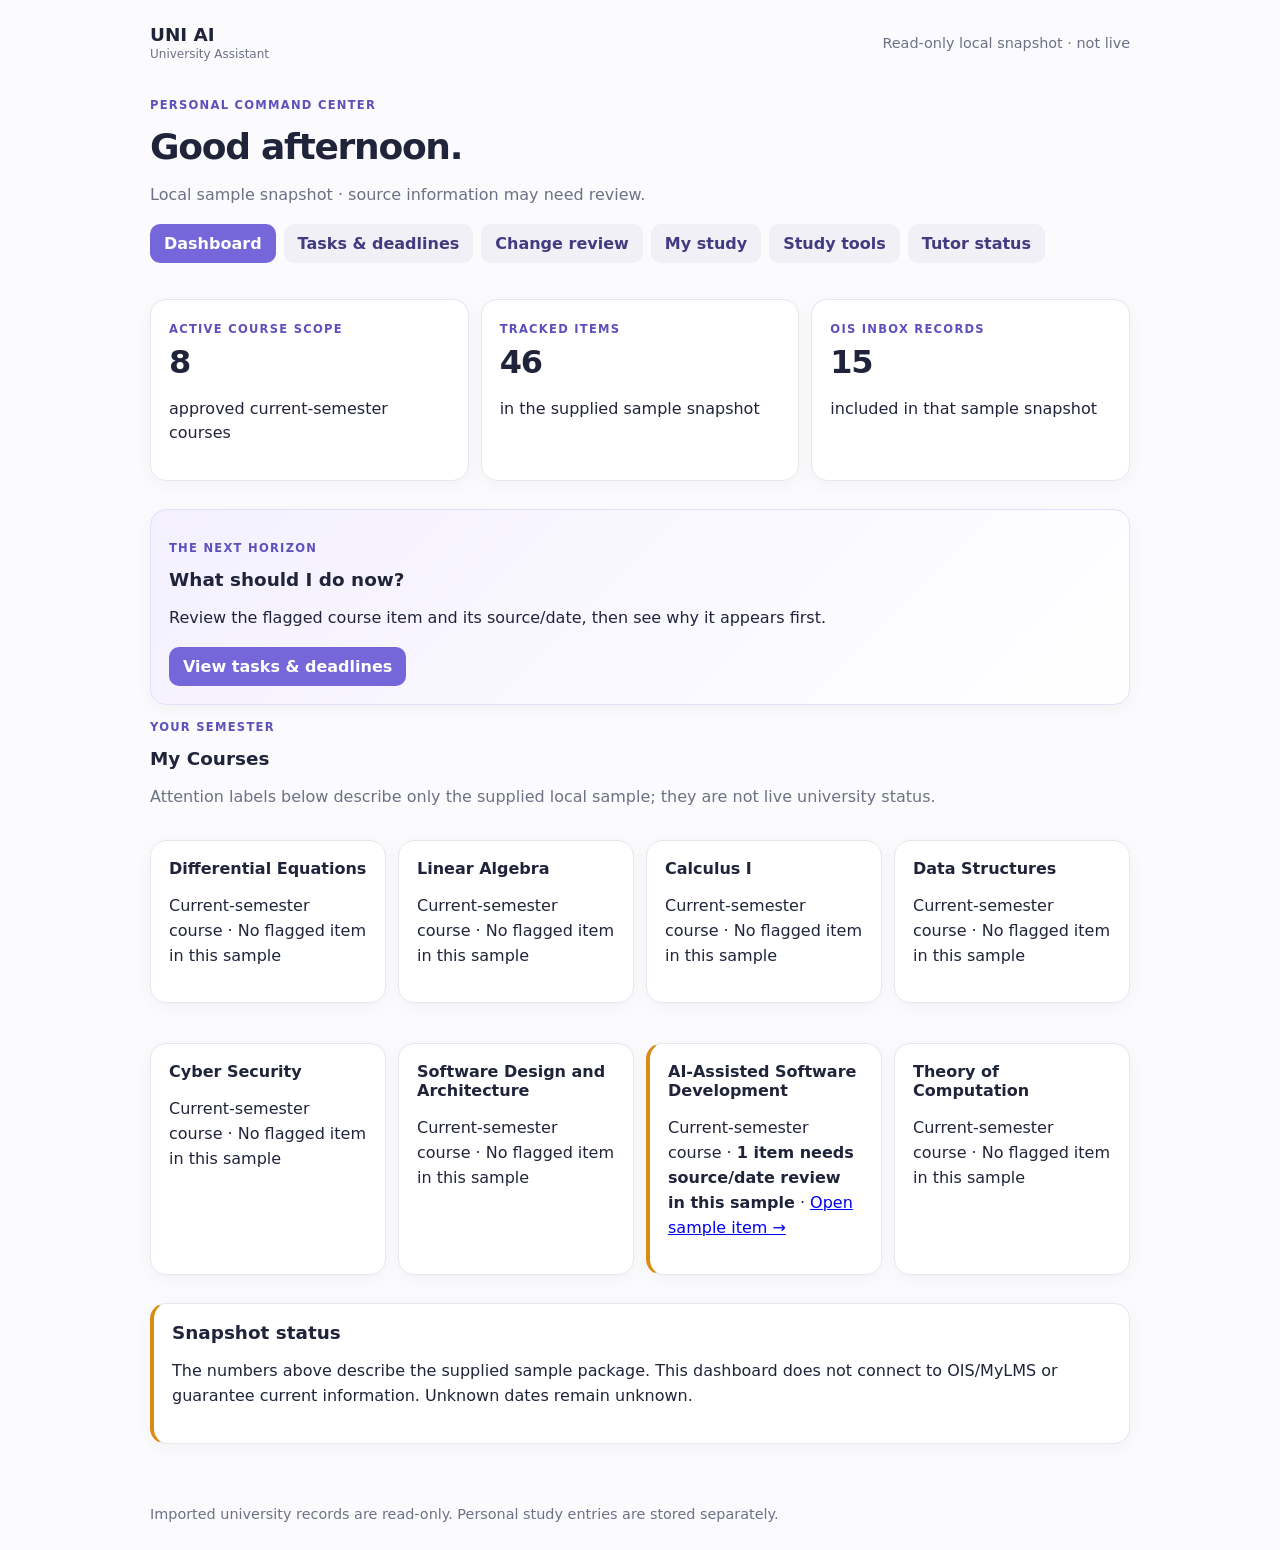
<file: index.html>
<!doctype html>
<html lang="en"><head><meta charset="utf-8"><meta name="viewport" content="width=device-width, initial-scale=1"><title>UNI AI — Dashboard</title><link rel="stylesheet" href="style.css"></head>
<body><!-- serves: REQ-001, REQ-002, REQ-007, REQ-008 -->
<header><a class="brand" href="index.html">UNI AI <span>University Assistant</span></a><span class="status">Read-only local snapshot · not live</span></header>
<main><p class="eyebrow">PERSONAL COMMAND CENTER</p><h1>Good afternoon.</h1><p class="muted">Local sample snapshot · source information may need review.</p>
<nav><a aria-current="page" href="index.html">Dashboard</a><a href="next-actions.html">Tasks &amp; deadlines</a><a href="changes.html">Change review</a><a href="my-study.html">My study</a><a href="study-tools.html">Study tools</a><a href="tutor.html">Tutor status</a></nav>
<section class="grid metrics"><article class="card"><span class="eyebrow">ACTIVE COURSE SCOPE</span><strong class="metric">8</strong><p>approved current-semester courses</p></article><article class="card"><span class="eyebrow">TRACKED ITEMS</span><strong class="metric">46</strong><p>in the supplied sample snapshot</p></article><article class="card"><span class="eyebrow">OIS INBOX RECORDS</span><strong class="metric">15</strong><p>included in that sample snapshot</p></article></section>
<section class="card horizon"><p class="eyebrow">THE NEXT HORIZON</p><h2>What should I do now?</h2><p>Review the flagged course item and its source/date, then see why it appears first.</p><a class="button primary" href="next-actions.html">View tasks &amp; deadlines</a></section>
<section><p class="eyebrow">YOUR SEMESTER</p><h2>My Courses</h2><p class="muted">Attention labels below describe only the supplied local sample; they are not live university status.</p><div class="grid courses">
<article class="card"><h3>Differential Equations</h3><p>Current-semester course · No flagged item in this sample</p></article>
<article class="card"><h3>Linear Algebra</h3><p>Current-semester course · No flagged item in this sample</p></article>
<article class="card"><h3>Calculus I</h3><p>Current-semester course · No flagged item in this sample</p></article>
<article class="card"><h3>Data Structures</h3><p>Current-semester course · No flagged item in this sample</p></article>
<article class="card"><h3>Cyber Security</h3><p>Current-semester course · No flagged item in this sample</p></article>
<article class="card"><h3>Software Design and Architecture</h3><p>Current-semester course · No flagged item in this sample</p></article>
<article class="card warning"><h3>AI-Assisted Software Development</h3><p>Current-semester course · <strong>1 item needs source/date review in this sample</strong> · <a href="course-alpha.html">Open sample item →</a></p></article>
<article class="card"><h3>Theory of Computation</h3><p>Current-semester course · No flagged item in this sample</p></article>
</div></section>
<section class="card warning"><h2>Snapshot status</h2><p>The numbers above describe the supplied sample package. This dashboard does not connect to OIS/MyLMS or guarantee current information. Unknown dates remain unknown.</p></section></main><footer>Imported university records are read-only. Personal study entries are stored separately.</footer></body></html>
</file>
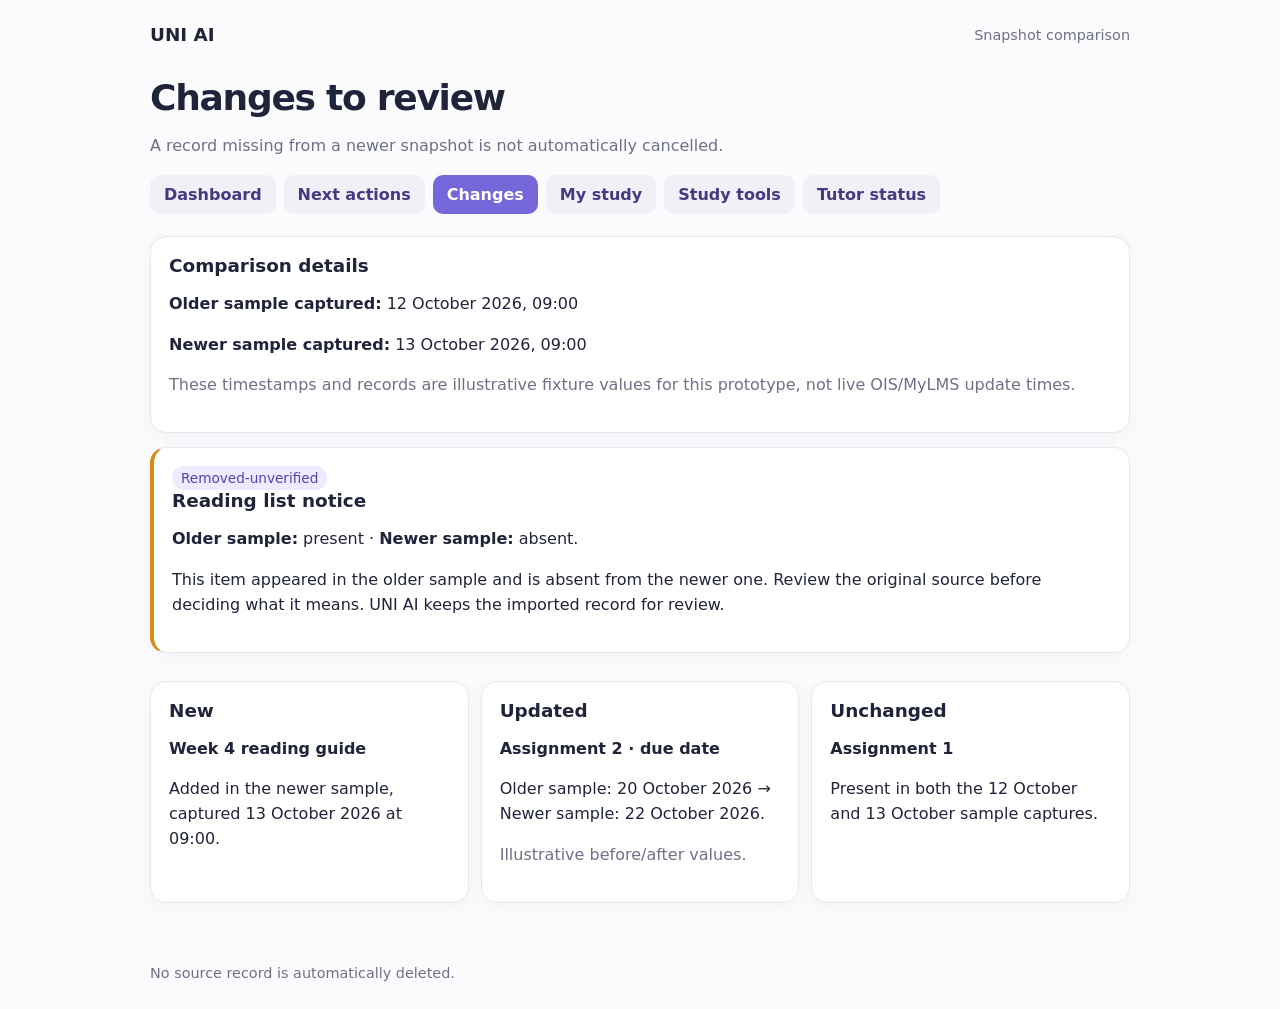
<file: changes.html>
<!doctype html>
<html lang="en"><head><meta charset="utf-8"><meta name="viewport" content="width=device-width, initial-scale=1"><title>UNI AI — Changes</title><link rel="stylesheet" href="style.css"></head>
<body><!-- serves: REQ-004, REQ-008 -->
<header><a class="brand" href="index.html">UNI AI</a><span class="status">Snapshot comparison</span></header><main><h1>Changes to review</h1><p class="muted">A record missing from a newer snapshot is not automatically cancelled.</p>
<nav><a href="index.html">Dashboard</a><a href="next-actions.html">Next actions</a><a aria-current="page" href="changes.html">Changes</a><a href="my-study.html">My study</a><a href="study-tools.html">Study tools</a><a href="tutor.html">Tutor status</a></nav>
<article class="card"><h2>Comparison details</h2><p><strong>Older sample captured:</strong> 12 October 2026, 09:00</p><p><strong>Newer sample captured:</strong> 13 October 2026, 09:00</p><p class="muted">These timestamps and records are illustrative fixture values for this prototype, not live OIS/MyLMS update times.</p></article>
<article class="card warning"><span class="tag">Removed-unverified</span><h2>Reading list notice</h2><p><strong>Older sample:</strong> present · <strong>Newer sample:</strong> absent.</p><p>This item appeared in the older sample and is absent from the newer one. Review the original source before deciding what it means. UNI AI keeps the imported record for review.</p></article>
<section class="grid"><article class="card"><h2>New</h2><p><strong>Week 4 reading guide</strong></p><p>Added in the newer sample, captured 13 October 2026 at 09:00.</p></article><article class="card"><h2>Updated</h2><p><strong>Assignment 2 · due date</strong></p><p>Older sample: 20 October 2026 → Newer sample: 22 October 2026.</p><p class="muted">Illustrative before/after values.</p></article><article class="card"><h2>Unchanged</h2><p><strong>Assignment 1</strong></p><p>Present in both the 12 October and 13 October sample captures.</p></article></section></main><footer>No source record is automatically deleted.</footer></body></html>
</file>
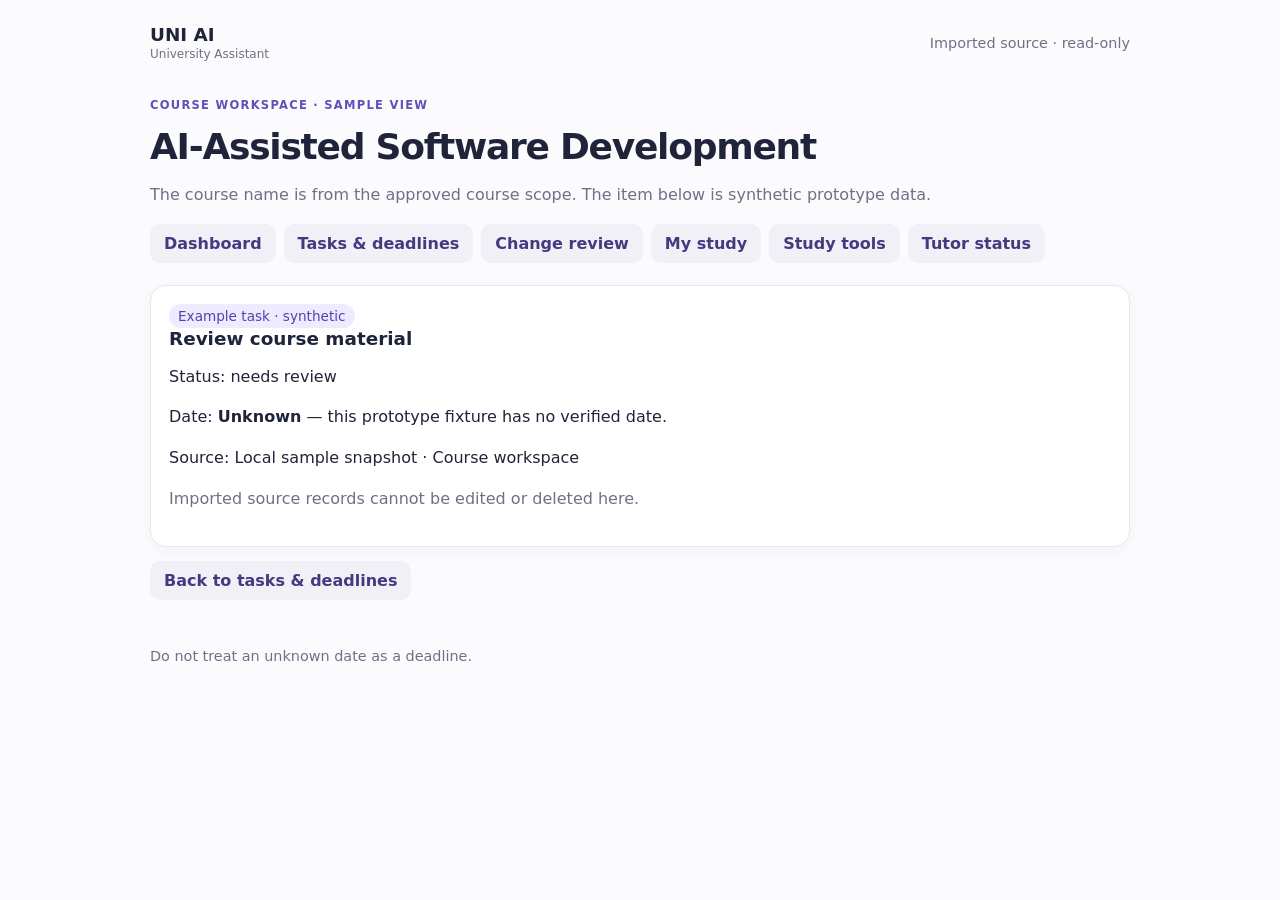
<file: course-alpha.html>
<!doctype html>
<html lang="en"><head><meta charset="utf-8"><meta name="viewport" content="width=device-width, initial-scale=1"><title>UNI AI — Course detail</title><link rel="stylesheet" href="style.css"></head>
<body><!-- serves: REQ-002, REQ-008 -->
<header><a class="brand" href="index.html">UNI AI <span>University Assistant</span></a><span class="status">Imported source · read-only</span></header><main><p class="eyebrow">COURSE WORKSPACE · SAMPLE VIEW</p><h1>AI-Assisted Software Development</h1><p class="muted">The course name is from the approved course scope. The item below is synthetic prototype data.</p>
<nav><a href="index.html">Dashboard</a><a href="next-actions.html">Tasks &amp; deadlines</a><a href="changes.html">Change review</a><a href="my-study.html">My study</a><a href="study-tools.html">Study tools</a><a href="tutor.html">Tutor status</a></nav>
<article class="card"><span class="tag">Example task · synthetic</span><h2>Review course material</h2><p>Status: needs review</p><p>Date: <strong>Unknown</strong> — this prototype fixture has no verified date.</p><p>Source: Local sample snapshot · Course workspace</p><p class="muted">Imported source records cannot be edited or deleted here.</p></article><a class="button" href="next-actions.html">Back to tasks &amp; deadlines</a></main><footer>Do not treat an unknown date as a deadline.</footer></body></html>
</file>
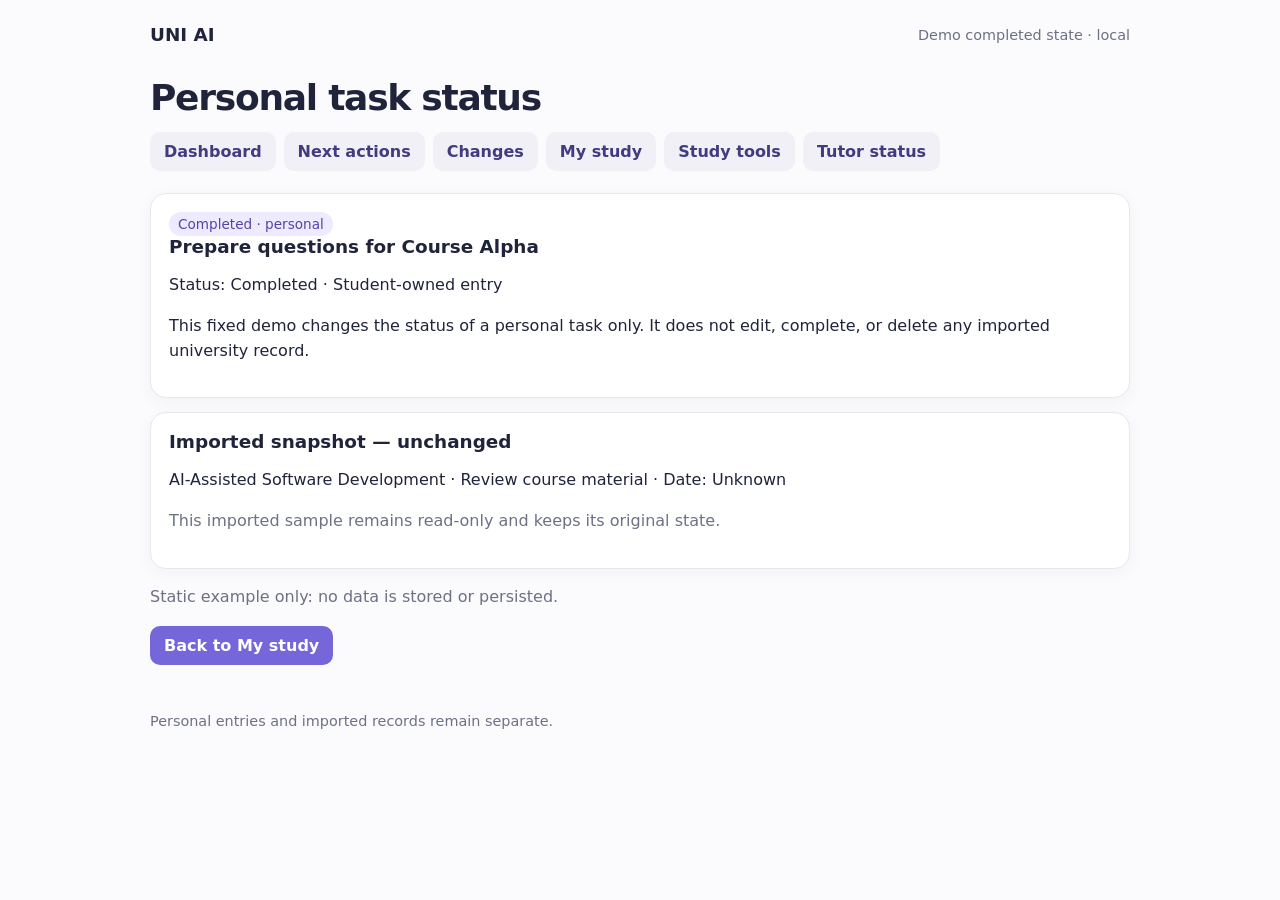
<file: my-study-completed.html>
<!doctype html>
<html lang="en"><head><meta charset="utf-8"><meta name="viewport" content="width=device-width, initial-scale=1"><title>UNI AI — Completed personal task</title><link rel="stylesheet" href="style.css"></head>
<body><!-- serves: REQ-005, REQ-008 -->
<header><a class="brand" href="index.html">UNI AI</a><span class="status">Demo completed state · local</span></header><main><h1>Personal task status</h1>
<nav><a href="index.html">Dashboard</a><a href="next-actions.html">Next actions</a><a href="changes.html">Changes</a><a href="my-study.html">My study</a><a href="study-tools.html">Study tools</a><a href="tutor.html">Tutor status</a></nav>
<article class="card"><span class="tag">Completed · personal</span><h2>Prepare questions for Course Alpha</h2><p>Status: Completed · Student-owned entry</p><p>This fixed demo changes the status of a personal task only. It does not edit, complete, or delete any imported university record.</p></article>
<article class="card"><h2>Imported snapshot — unchanged</h2><p>AI-Assisted Software Development · Review course material · Date: Unknown</p><p class="muted">This imported sample remains read-only and keeps its original state.</p></article>
<p class="muted">Static example only: no data is stored or persisted.</p><a class="button primary" href="my-study.html">Back to My study</a></main><footer>Personal entries and imported records remain separate.</footer></body></html>
</file>
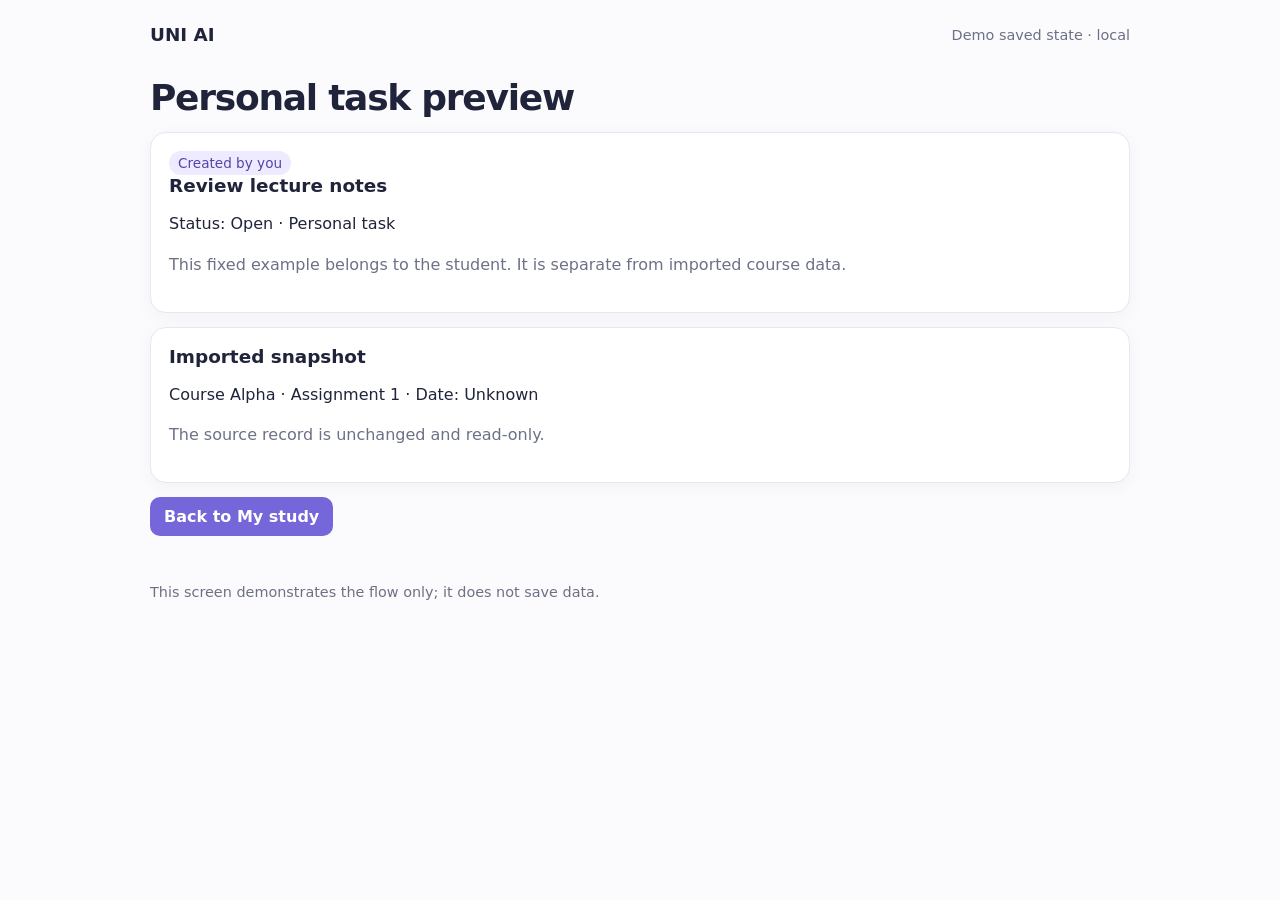
<file: my-study-saved.html>
<!doctype html>
<html lang="en"><head><meta charset="utf-8"><meta name="viewport" content="width=device-width, initial-scale=1"><title>UNI AI — Personal task preview</title><link rel="stylesheet" href="style.css"></head>
<body><!-- serves: REQ-005, REQ-008 -->
<header><a class="brand" href="index.html">UNI AI</a><span class="status">Demo saved state · local</span></header><main><h1>Personal task preview</h1><article class="card"><span class="tag">Created by you</span><h2>Review lecture notes</h2><p>Status: Open · Personal task</p><p class="muted">This fixed example belongs to the student. It is separate from imported course data.</p></article><article class="card"><h2>Imported snapshot</h2><p>Course Alpha · Assignment 1 · Date: Unknown</p><p class="muted">The source record is unchanged and read-only.</p></article><a class="button primary" href="my-study.html">Back to My study</a></main><footer>This screen demonstrates the flow only; it does not save data.</footer></body></html>
</file>
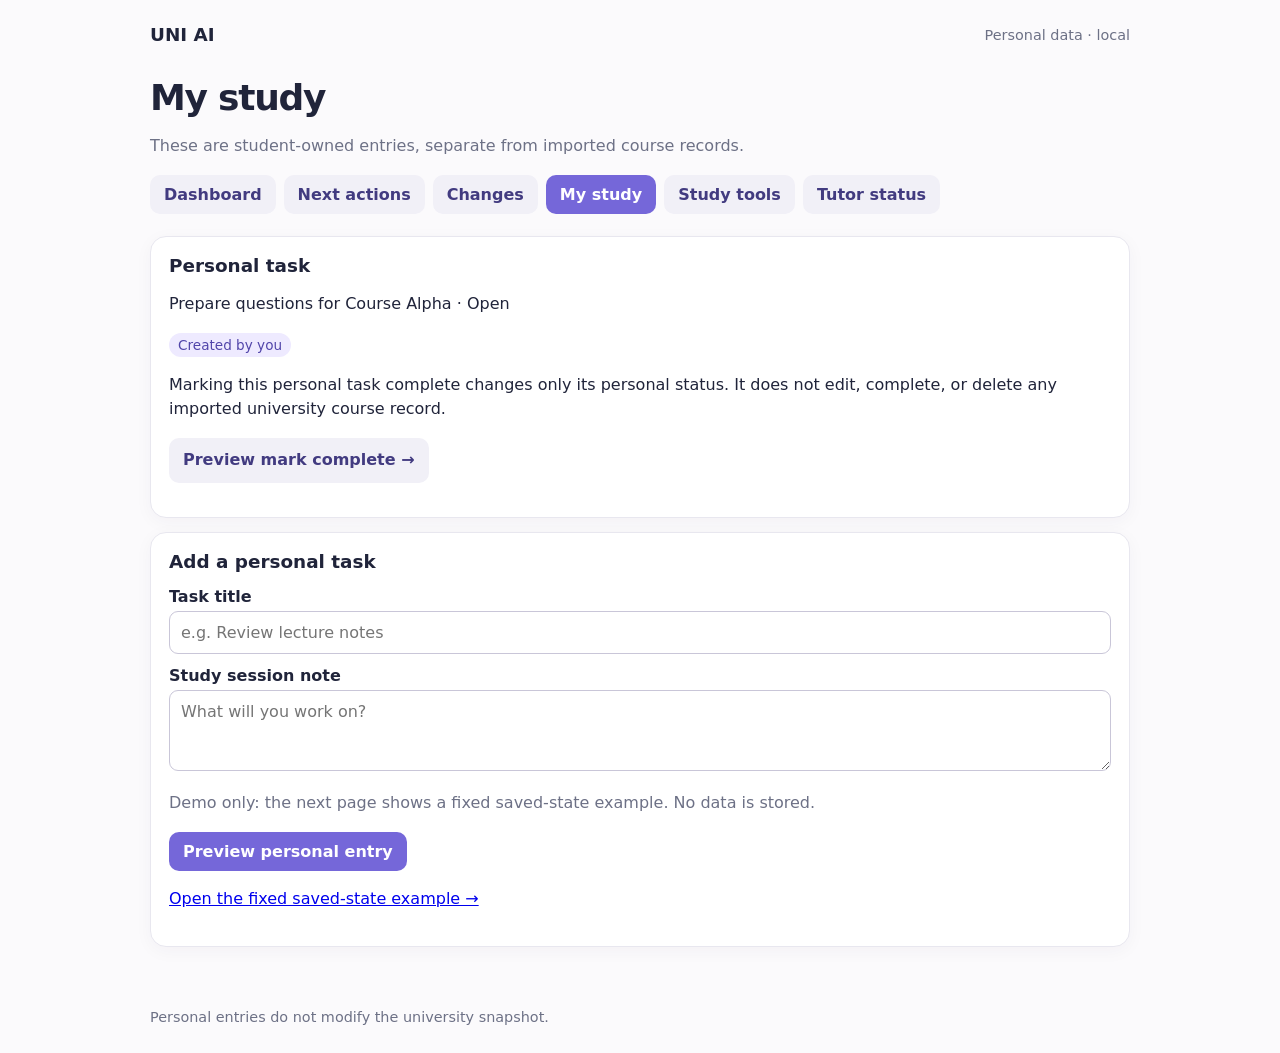
<file: my-study.html>
<!doctype html>
<html lang="en"><head><meta charset="utf-8"><meta name="viewport" content="width=device-width, initial-scale=1"><title>UNI AI — My study</title><link rel="stylesheet" href="style.css"></head>
<body><!-- serves: REQ-005, REQ-008 -->
<header><a class="brand" href="index.html">UNI AI</a><span class="status">Personal data · local</span></header><main><h1>My study</h1><p class="muted">These are student-owned entries, separate from imported course records.</p>
<nav><a href="index.html">Dashboard</a><a href="next-actions.html">Next actions</a><a href="changes.html">Changes</a><a aria-current="page" href="my-study.html">My study</a><a href="study-tools.html">Study tools</a><a href="tutor.html">Tutor status</a></nav>
<section class="card"><h2>Personal task</h2><p>Prepare questions for Course Alpha · Open</p><span class="tag">Created by you</span><p>Marking this personal task complete changes only its personal status. It does not edit, complete, or delete any imported university course record.</p><p><a class="button" href="my-study-completed.html">Preview mark complete →</a></p></section>
<section class="card"><h2>Add a personal task</h2><form action="my-study-saved.html"><label for="task">Task title</label><input id="task" name="task" required placeholder="e.g. Review lecture notes"><label for="session">Study session note</label><textarea id="session" name="session" rows="3" placeholder="What will you work on?"></textarea><p class="muted">Demo only: the next page shows a fixed saved-state example. No data is stored.</p><button class="button primary" type="submit">Preview personal entry</button></form><p><a href="my-study-saved.html">Open the fixed saved-state example →</a></p></section></main><footer>Personal entries do not modify the university snapshot.</footer></body></html>
</file>
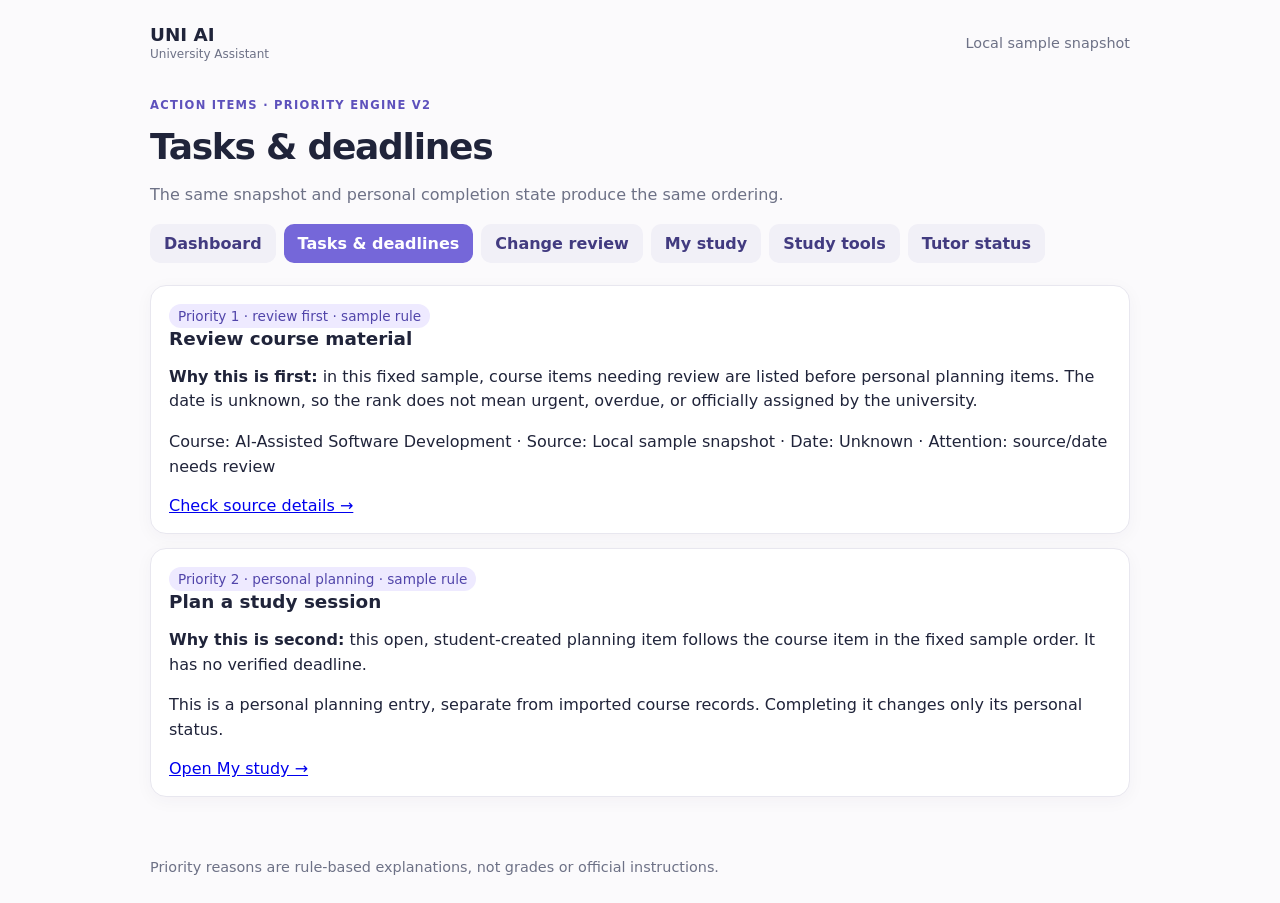
<file: next-actions.html>
<!doctype html>
<html lang="en"><head><meta charset="utf-8"><meta name="viewport" content="width=device-width, initial-scale=1"><title>UNI AI — Tasks &amp; deadlines</title><link rel="stylesheet" href="style.css"></head>
<body><!-- serves: REQ-002, REQ-003, REQ-008 -->
<header><a class="brand" href="index.html">UNI AI <span>University Assistant</span></a><span class="status">Local sample snapshot</span></header><main><p class="eyebrow">ACTION ITEMS · PRIORITY ENGINE V2</p><h1>Tasks &amp; deadlines</h1><p class="muted">The same snapshot and personal completion state produce the same ordering.</p>
<nav><a href="index.html">Dashboard</a><a aria-current="page" href="next-actions.html">Tasks &amp; deadlines</a><a href="changes.html">Change review</a><a href="my-study.html">My study</a><a href="study-tools.html">Study tools</a><a href="tutor.html">Tutor status</a></nav>
<article class="card"><span class="tag">Priority 1 · review first · sample rule</span><h2>Review course material</h2><p><strong>Why this is first:</strong> in this fixed sample, course items needing review are listed before personal planning items. The date is unknown, so the rank does not mean urgent, overdue, or officially assigned by the university.</p><p>Course: AI-Assisted Software Development · Source: Local sample snapshot · Date: Unknown · Attention: source/date needs review</p><a href="course-alpha.html">Check source details →</a></article>
<article class="card"><span class="tag">Priority 2 · personal planning · sample rule</span><h2>Plan a study session</h2><p><strong>Why this is second:</strong> this open, student-created planning item follows the course item in the fixed sample order. It has no verified deadline.</p><p>This is a personal planning entry, separate from imported course records. Completing it changes only its personal status.</p><a href="my-study.html">Open My study →</a></article></main><footer>Priority reasons are rule-based explanations, not grades or official instructions.</footer></body></html>
</file>
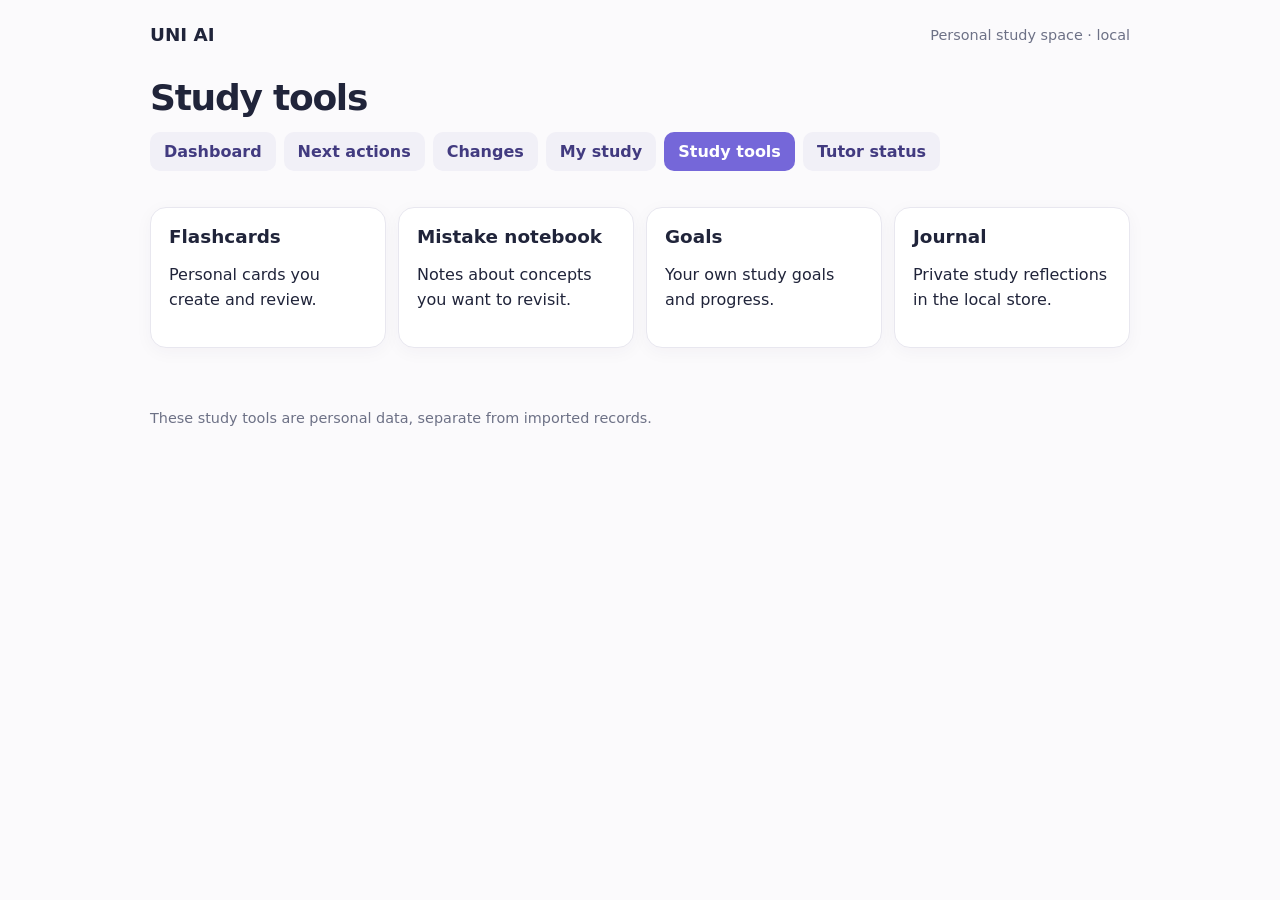
<file: study-tools.html>
<!doctype html>
<html lang="en"><head><meta charset="utf-8"><meta name="viewport" content="width=device-width, initial-scale=1"><title>UNI AI — Study tools</title><link rel="stylesheet" href="style.css"></head>
<body><!-- serves: REQ-006 -->
<header><a class="brand" href="index.html">UNI AI</a><span class="status">Personal study space · local</span></header><main><h1>Study tools</h1>
<nav><a href="index.html">Dashboard</a><a href="next-actions.html">Next actions</a><a href="changes.html">Changes</a><a href="my-study.html">My study</a><a aria-current="page" href="study-tools.html">Study tools</a><a href="tutor.html">Tutor status</a></nav>
<section class="grid"><article class="card"><h2>Flashcards</h2><p>Personal cards you create and review.</p></article><article class="card"><h2>Mistake notebook</h2><p>Notes about concepts you want to revisit.</p></article><article class="card"><h2>Goals</h2><p>Your own study goals and progress.</p></article><article class="card"><h2>Journal</h2><p>Private study reflections in the local store.</p></article></section></main><footer>These study tools are personal data, separate from imported records.</footer></body></html>
</file>
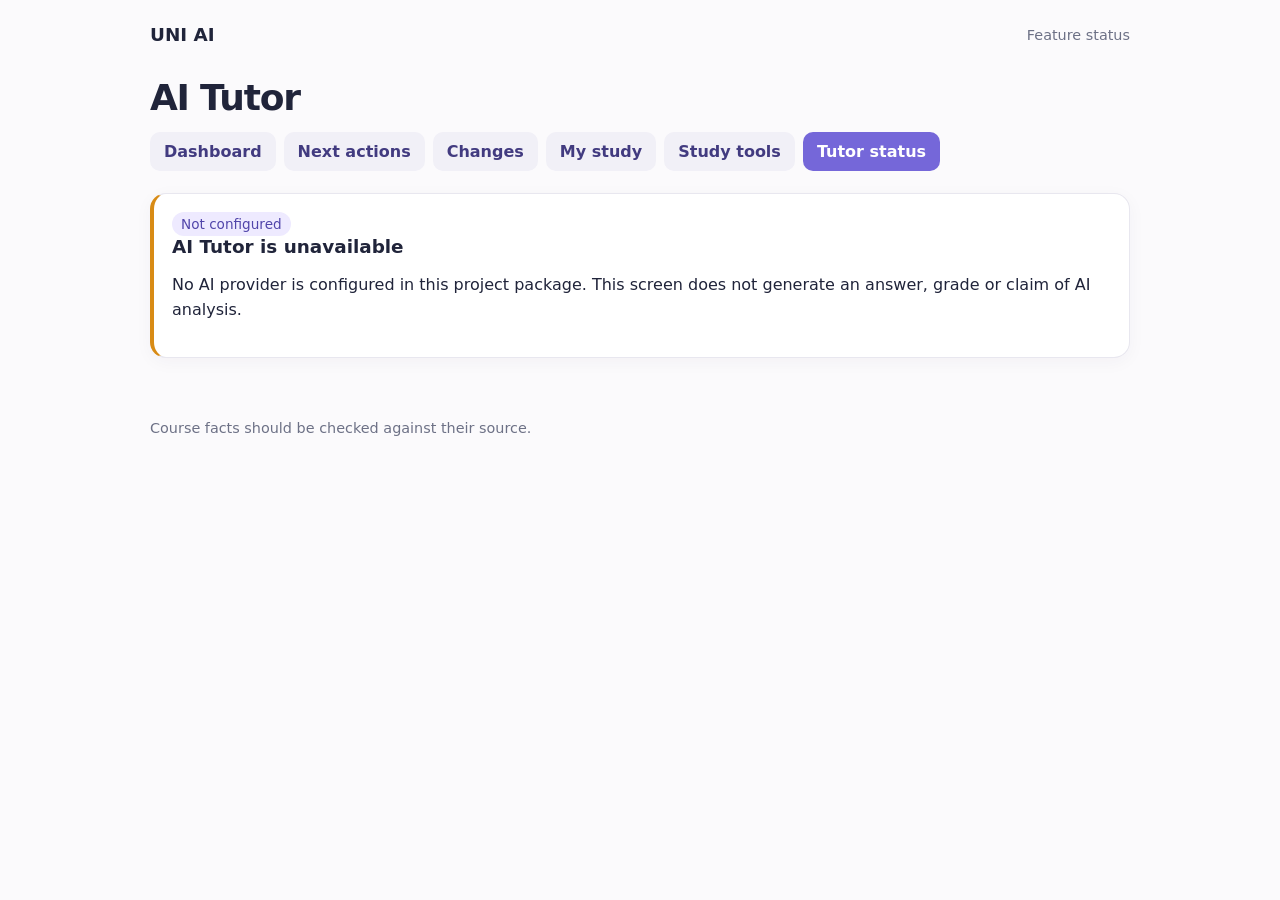
<file: tutor.html>
<!doctype html>
<html lang="en"><head><meta charset="utf-8"><meta name="viewport" content="width=device-width, initial-scale=1"><title>UNI AI — Tutor status</title><link rel="stylesheet" href="style.css"></head>
<body><!-- serves: REQ-009 -->
<header><a class="brand" href="index.html">UNI AI</a><span class="status">Feature status</span></header><main><h1>AI Tutor</h1>
<nav><a href="index.html">Dashboard</a><a href="next-actions.html">Next actions</a><a href="changes.html">Changes</a><a href="my-study.html">My study</a><a href="study-tools.html">Study tools</a><a aria-current="page" href="tutor.html">Tutor status</a></nav>
<article class="card warning"><span class="tag">Not configured</span><h2>AI Tutor is unavailable</h2><p>No AI provider is configured in this project package. This screen does not generate an answer, grade or claim of AI analysis.</p></article></main><footer>Course facts should be checked against their source.</footer></body></html>
</file>
<file: style.css>
* { box-sizing: border-box; }
:root {
  color-scheme: light;
  font-family: Inter, ui-sans-serif, system-ui, -apple-system, sans-serif;
  color: #20243a;
  background: #fbfafc;
  --ink: #20243a;
  --muted: #6d7186;
  --line: #e8e7ef;
  --surface: #fff;
  --accent: #7567d9;
  --accent-dark: #5d51bc;
  --lavender: #eeeaff;
}
body { margin: 0; min-width: 320px; background: #fbfafc; color: var(--ink); }
header, main, footer { width: min(100% - 32px, 980px); margin-inline: auto; }
header { padding: 24px 0 12px; display: flex; justify-content: space-between; align-items: center; gap: 16px; }
header a { color: inherit; text-decoration: none; }
.brand { font-size: 1.15rem; font-weight: 800; }
.brand span { display: block; margin-top: 2px; font-size: .75rem; font-weight: 500; color: var(--muted); }
.status { color: var(--muted); font-size: .9rem; }
main { padding: 12px 0 48px; }
h1 { font-size: clamp(1.6rem, 6vw, 2.25rem); margin: 8px 0 12px; letter-spacing: -.035em; }
h2 { font-size: 1.15rem; margin-top: 0; }
h3 { font-size: 1rem; margin: 0 0 8px; }
p { line-height: 1.55; }
.eyebrow { color: var(--accent-dark); font-size: .72rem; font-weight: 750; letter-spacing: .11em; }
nav { display: flex; flex-wrap: wrap; gap: 8px; margin: 14px 0 22px; }
nav a, .button { display: inline-block; border: 0; border-radius: 10px; padding: 10px 14px; background: #f1f0f7; color: #423b80; text-decoration: none; font: inherit; font-weight: 650; }
nav a[aria-current="page"], .primary { background: var(--accent); color: white; }
.card { background: var(--surface); border: 1px solid var(--line); border-radius: 16px; padding: 18px; margin: 14px 0; box-shadow: 0 4px 18px #2720440a; }
.grid { display: grid; grid-template-columns: repeat(auto-fit, minmax(min(100%, 220px), 1fr)); gap: 12px; }
.metrics { grid-template-columns: repeat(auto-fit, minmax(min(100%, 180px), 1fr)); }
.metric { display: block; margin-top: 6px; font-size: 2rem; letter-spacing: -.04em; }
.horizon { background: linear-gradient(135deg, #f4f0ff, #fff); border-color: #e6defc; }
.tag { display: inline-block; border-radius: 999px; background: var(--lavender); padding: 4px 9px; color: #5145aa; font-size: .85rem; }
.warning { border-left: 4px solid #d88b15; }
.muted { color: var(--muted); }
label { display: block; margin: 12px 0 5px; font-weight: 650; }
input, textarea { width: 100%; border: 1px solid #c9c6d8; border-radius: 9px; padding: 11px; font: inherit; }
footer { color: var(--muted); padding: 0 0 28px; font-size: .9rem; }
@media (max-width: 420px) {
  header { align-items: flex-start; flex-direction: column; }
  .card { padding: 15px; }
  nav a { padding: 9px 11px; }
}
</file>
